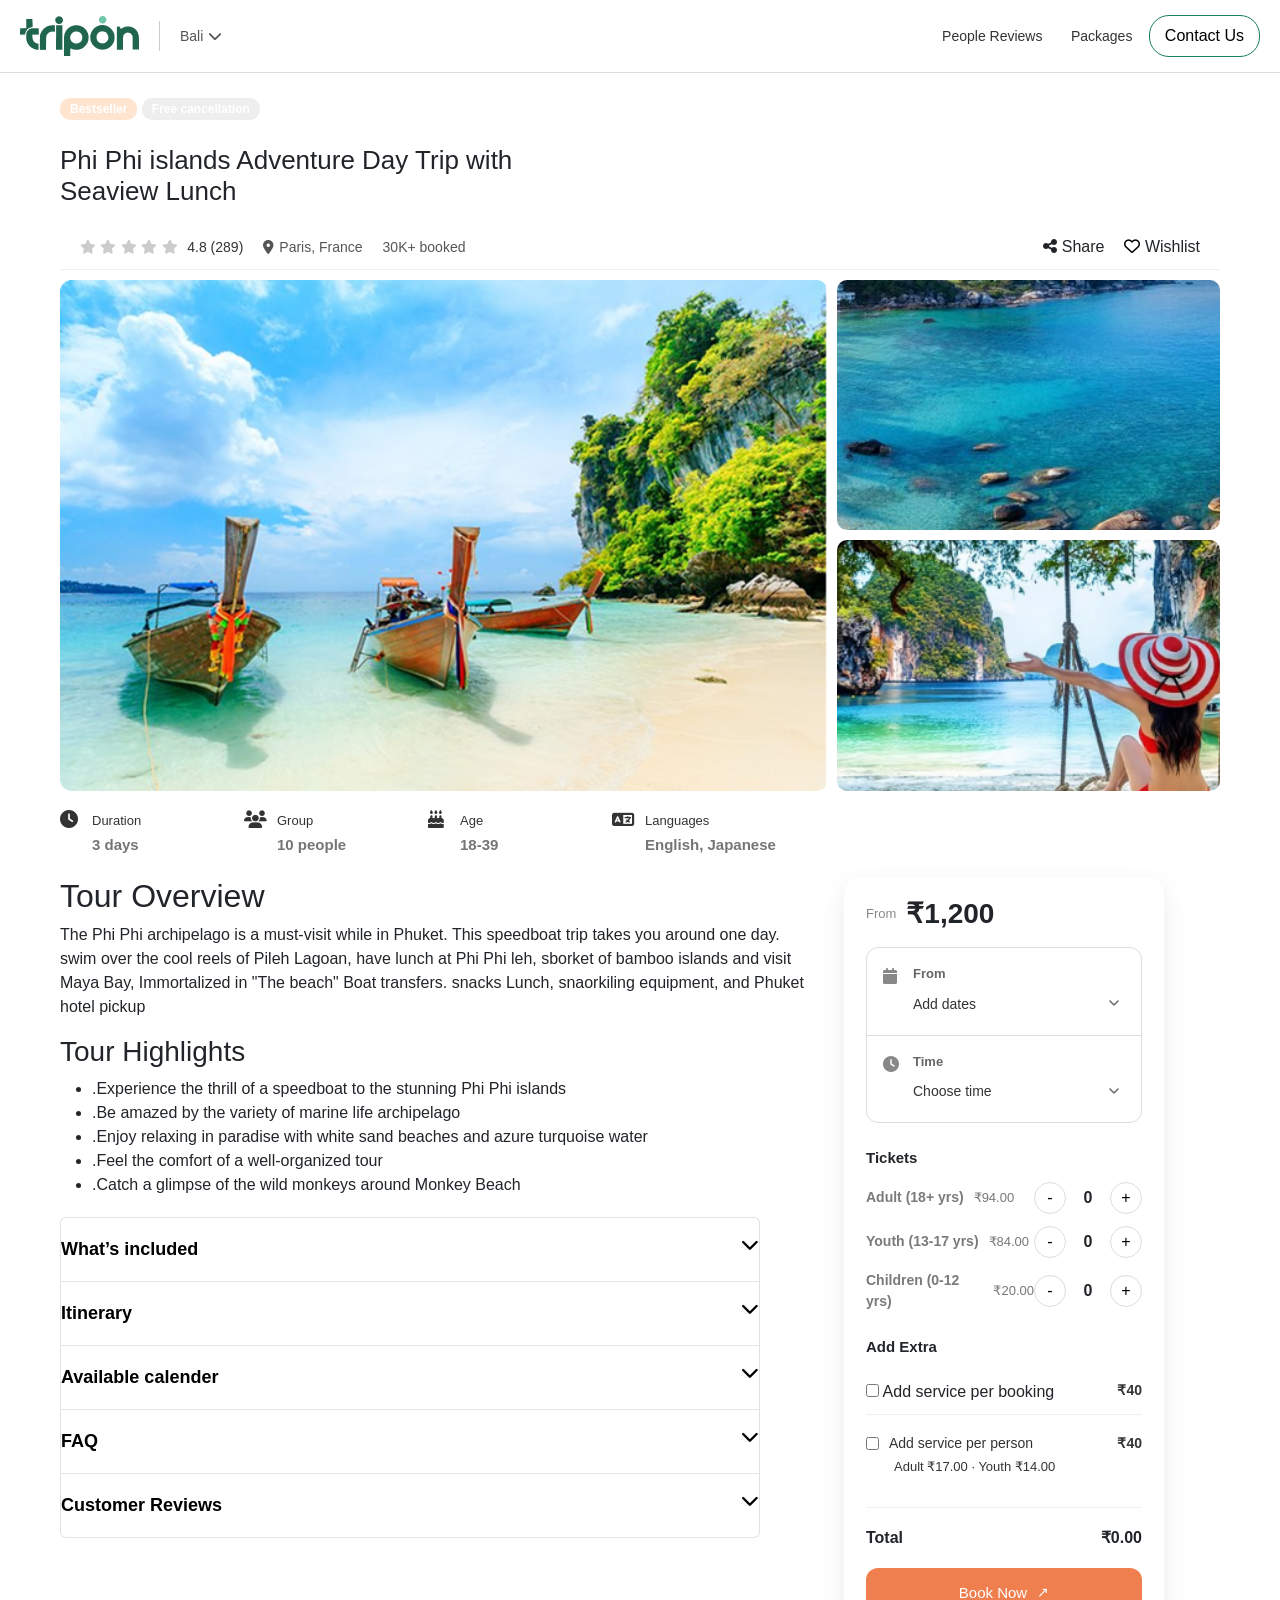
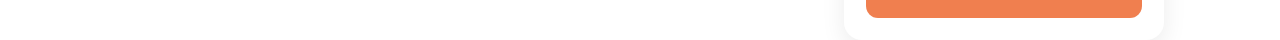
<file: Packages/package_details.html>
<!DOCTYPE html>
<html lang="en">

<head>
  <meta charset="UTF-8" />
  <meta name="viewport" content="width=device-width, initial-scale=1.0" />
  <meta name="description"
    content="View complete Tripon package details including itinerary highlights, ratings, trip duration, and booking information." />
  <meta name="keywords" content="trip details, travel package details, Tripon, Bali tours" />
  <meta name="author" content="Tripon" />
  <meta name="robots" content="index, follow" />
  <link rel="canonical" href="package_details.html" />

  <meta property="og:type" content="website" />
  <meta property="og:title" content="Tripon Package Details" />
  <meta property="og:description"
    content="Explore package highlights, photos, ratings, and what is included before booking your next adventure with Tripon." />
  <meta property="og:image" content="images/151.png" />
  <meta property="og:url" content="package_details.html" />
  <meta property="og:site_name" content="Tripon" />
  <meta property="og:locale" content="en_IN" />

  <meta name="twitter:card" content="summary_large_image" />
  <meta name="twitter:url" content="package_details.html" />
  <meta name="twitter:title" content="Tripon Package Details" />
  <meta name="twitter:description"
    content="Explore package highlights, photos, ratings, and what is included before booking your next adventure with Tripon." />
  <meta name="twitter:image" content="images/151.png" />
  <script type="application/ld+json">
    {
      "@context": "https://schema.org",
      "@type": "WebPage",
      "name": "Tripon Package Details",
      "url": "package_details.html",
      "description": "Detailed overview of Tripon travel packages including itinerary highlights, trip duration, and key inclusions.",
      "isPartOf": {
        "@type": "WebSite",
        "name": "Tripon"
      },
      "inLanguage": "en"
    }
  </script>
  <title>Tripon package details</title>

  <link rel="stylesheet" href="https://cdn.jsdelivr.net/npm/bootstrap@5.3.3/dist/css/bootstrap.min.css"
    integrity="sha384-QWTKZyjpPEjISv5WaRU9OFeRpok6YctnYmDr5pNlyT2bRjXh0JMhjY6hW+ALEwIH" crossorigin="anonymous" />
  <link rel="stylesheet" href="../style.css" />
  <link rel="stylesheet" href="https://cdnjs.cloudflare.com/ajax/libs/font-awesome/6.5.0/css/all.min.css">
</head>

<body>

  <!-- NAVBAR -->
  <header class="tripon-navbar">

    <div class="left-section">
      <img class="logo" src="images\vector.png" />

      <div class="divider"></div>

      <div class="location">
        <span>Bali</span>
        <i class="fa-solid fa-chevron-down"></i>
        <ul class="dropdown">
          <li>Thailand</li>
          <li>Maldives</li>
          <li>Dubai</li>
        </ul>
      </div>
    </div>

    <nav>
      <button class="tripon-nav-link" id="reviewsBtn">People Reviews</button>
      <button class="tripon-nav-link" id="packagesBtn">Packages</button>
      <button class="contact-btn" id="contactBtn">Contact Us</button>
    </nav>

  </header>

  <!--<header class="navbar">
  <div class="left-section">
    <img class="logo" src="images\vector.png" />

    <div class="divider"></div>

    <div class="location">
      Bali <span class="chevron">⌄</span>
    </div>
  </div>
</header> -->








  <div class="container">

    <!-- TITLE -->
    <div class="title-section">
      <span class="badge">Bestseller</span>
      <span class="badge light">Free cancellation</span>

      <h1>Phi Phi islands Adventure Day Trip with Seaview Lunch</h1>

      <div class="top-bar">

        <div class="left-section">
          <div class="rating" id="rating">
            <i class="fa-solid fa-star" data-value="1"></i>
            <i class="fa-solid fa-star" data-value="2"></i>
            <i class="fa-solid fa-star" data-value="3"></i>
            <i class="fa-solid fa-star" data-value="4"></i>
            <i class="fa-solid fa-star" data-value="5"></i>

            <span id="ratingText">4.8 (289)</span>
          </div>
          <div class="location">
            <i class="fa-solid fa-location-dot"></i>
            <span>Paris, France</span>
          </div>

          <div class="booked">30K+ booked</div>

        </div>


        <div class="right-section">


          <div class="icon-btn" id="shareBtn">
            <i class="fa-solid fa-share-nodes"></i>
            <span>Share</span>

          </div>

          <div class="icon-btn" id="wishlistBtn">
            <i class="fa-regular fa-heart"></i>
            <span>Wishlist</span>
          </div>


        </div>

      </div>


      <!-- IMAGES -->
      <div class="image-grid">
        <img class="main-img gallery-img" src="images/151.png" />

        <div class="side-images">
          <img class="gallery-img" src="images/frame_8.png" />
          <img class="gallery-img" src="images/frame_9.png" />
        </div>
      </div>


      <!-- LIGHTBOX -->
      <div class="lightbox" id="lightbox">
        <span class="close">&times;</span>
        <img class="lightbox-img" id="lightbox-img" />
        <button class="prev">&#10094;</button>
        <button class="next">&#10095;</button>
      </div>


      <!-- INFO -->
      <div class="info-row">
        <div class="info-item">
          <i class="fa-solid fa-clock"></i>
          <div>
            <div class="info-label">Duration</div>
            <div class="info-value">3 days</div>
          </div>
        </div>
        <div class="info-item">
          <i class="fa-solid fa-users"></i>
          <div>
            <div class="info-label">Group</div>
            <div class="info-value">10 people</div>
          </div>
        </div>
        <div class="info-item">
          <i class="fa-solid fa-cake-candles"></i>
          <div>
            <div class="info-label">Age</div>
            <div class="info-value">18-39</div>
          </div>
        </div>
        <div class="info-item">
          <i class="fa-solid fa-language"></i>
          <div>
            <div class="info-label">Languages</div>
            <div class="info-value">English, Japanese</div>
          </div>
        </div>
      </div>


      <!-- MAIN CONTENT -->
      <div class="content">

        <!-- LEFT -->
        <div class="left">

          <h2>Tour Overview</h2>
          <p>
            The Phi Phi archipelago is a must-visit while in Phuket.
            This speedboat trip takes you around one day.<br>
            swim over the cool reels of Pileh Lagoan, have lunch at Phi Phi leh, sborket of bamboo islands and visit<br>
            Maya Bay, Immortalized in "The beach" Boat transfers. snacks Lunch, snaorkiling equipment, and Phuket hotel
            pickup<br>

          </p>

          <h3>Tour Highlights</h3>
          <ul>
            <li>.Experience the thrill of a speedboat to the stunning Phi Phi islands</li>
            <li>.Be amazed by the variety of marine life archipelago</li>
            <li>.Enjoy relaxing in paradise with white sand beaches and azure turquoise water</li>
            <li>.Feel the comfort of a well-organized tour</li>
            <li>.Catch a glimpse of the wild monkeys around Monkey Beach</li>
          </ul>


          <!-- ACCORDION -->
          <div class="accordion">

            <div class="accordion-item">
              <button class="accordion-header">
                <span>What’s included</span>
                <i class="fa-solid fa-chevron-down"></i>
              </button>
              <div class="accordion-content">
                <ul>
                  <li>Speedboat transfers</li>
                  <li>Buffet lunch</li>
                  <li>Snorkeling equipment</li>
                  <li>Hotel pickup & drop</li>
                </ul>
              </div>
            </div>

            <div class="accordion-item">
              <button class="accordion-header">
                <span>Itinerary</span>
                <i class="fa-solid fa-chevron-down"></i>

              </button>
              <div class="accordion-content">
                <p>Visit Maya Bay, Monkey Beach, Bamboo Island</p>
              </div>
            </div>

            <div class="accordion-item">
              <button class="accordion-header">
                <span>Available calender</span>
                <i class="fa-solid fa-chevron-down"></i>

              </button>
              <div class="accordion-content">
                <p>Available all days</p>
              </div>
            </div>

            <div class="accordion-item">
              <button class="accordion-header">
                <span>FAQ</span>
                <i class="fa-solid fa-chevron-down"></i>
              </button>
              <div class="accordion-content">
                <p>Common questions answered</p>
              </div>
            </div>


            <div class="accordion-item">
              <button class="accordion-header">
                <span>Customer Reviews</span>
                <i class="fa-solid fa-chevron-down"></i>
              </button>
              <div class="accordion-content">
                <p>Our customers love this tour for its well-planned itinerary, comfortable stay, and friendly guides.
                  Many travelers highlight the smooth experience and memorable moments throughout the trip.</p>
              </div>
            </div>

          </div>

        </div>


        <!-- RIGHT -->
        <div class="right">
          <div class="booking-card">
            <div class="booking-top">
              <span class="price-label">From</span>
              <span class="price-value">₹1,200</span>
            </div>

            <div class="booking-box">
              <div class="input-box">
                <i class="fa-solid fa-calendar"></i>
                <div>
                  <label for="date">From</label>
                  <select id="date">
                    <option selected>Add dates</option>
                    <option>June 18</option>
                    <option>June 19</option>
                  </select>
                </div>
              </div>
              <div class="input-box">
                <i class="fa-solid fa-clock"></i>
                <div>
                  <label for="time">Time</label>
                  <select id="time">
                    <option selected>Choose time</option>
                    <option>08:00 AM</option>
                    <option>10:00 AM</option>
                  </select>
                </div>
              </div>
            </div>

            <div class="section-title">Tickets</div>

            <div class="ticket-row">
              <div class="ticket-info">
                <span class="ticket-label">Adult (18+ yrs)</span>
                <span class="ticket-price">₹94.00</span>
              </div>
              <div class="ticket-counter">
                <button class="minus">-</button>
                <span class="count">0</span>
                <button class="plus">+</button>
              </div>
            </div>

            <div class="ticket-row">
              <div class="ticket-info">
                <span class="ticket-label">Youth (13-17 yrs)</span>
                <span class="ticket-price">₹84.00</span>
              </div>
              <div class="ticket-counter">
                <button class="minus">-</button>
                <span class="count">0</span>
                <button class="plus">+</button>
              </div>
            </div>

            <div class="ticket-row">
              <div class="ticket-info">
                <span class="ticket-label">Children (0-12 yrs)</span>
                <span class="ticket-price">₹20.00</span>
              </div>
              <div class="ticket-counter">
                <button class="minus">-</button>
                <span class="count">0</span>
                <button class="plus">+</button>
              </div>
            </div>

            <div class="section-title">Add Extra</div>

            <label class="checkbox-row">
              <div>
                <input type="checkbox" class="extra" value="40" />
                Add service per booking
              </div>
              <strong>₹40</strong>
            </label>

            <label class="checkbox-row">
              <div class="checkbox-text">
                <div class="checkbox-main">
                  <input type="checkbox" class="extra" value="17" />
                  Add service per person
                </div>
                <div class="checkbox-subtext">Adult ₹17.00 · Youth ₹14.00</div>
              </div>
              <strong>₹40</strong>
            </label>

            <div class="total">
              <span>Total</span>
              <span id="totalPrice">₹0.00</span>
            </div>

            <button class="book-btn">Book Now <span class="book-arrow">↗</span></button>
          </div>
        </div>

      </div>

    </div>

    <div class="modal-overlay" id="reviewsModal">
      <div class="modal">
        <button class="modal-close" type="button">&times;</button>
        <h2>People Reviews</h2>
        <p class="modal-subtitle">Travelers rated this trip 4.8/5 based on 289 reviews.</p>
        <div class="modal-grid">
          <article class="review-card">
            <div class="review-card-top">
              <strong>Sophia R.</strong>
              <span class="review-rating">★★★★★</span>
            </div>
            <p>A fantastic tour with stunning views and a smooth schedule. The guide was friendly, and the lunch was
              delicious.</p>
          </article>
          <article class="review-card">
            <div class="review-card-top">
              <strong>Amir K.</strong>
              <span class="review-rating">★★★★☆</span>
            </div>
            <p>Very well organized and a great day trip. We loved the snorkeling spots and the boat ride.</p>
          </article>
          <article class="review-card">
            <div class="review-card-top">
              <strong>Leah M.</strong>
              <span class="review-rating">★★★★★</span>
            </div>
            <p>Perfect mix of relaxation and adventure. Pickup was easy and the guide explained everything clearly.</p>
          </article>
        </div>
      </div>
    </div>

    <div class="modal-overlay" id="packagesModal">
      <div class="modal">
        <button class="modal-close" type="button">&times;</button>
        <h2>Related Packages</h2>
        <p class="modal-subtitle">Choose another trip option from our curated package list.</p>
        <div class="modal-grid">
          <article class="package-card">
            <img src="images/frame_8.png" alt="Island Explorer" />
            <div class="package-card-body">
              <h3>Island Explorer</h3>
              <span>4 days · From Paris</span>
              <span class="package-price">₹1,450</span>
              <button>View Package</button>
            </div>
          </article>
          <article class="package-card">
            <img src="images/frame_9.png" alt="Sunset Cruise" />
            <div class="package-card-body">
              <h3>Sunset Cruise</h3>
              <span>Half day · From Paris</span>
              <span class="package-price">₹980</span>
              <button>View Package</button>
            </div>
          </article>
          <article class="package-card">
            <img src="images/151.png" alt="Adventure Day Trip" />
            <div class="package-card-body">
              <h3>Adventure Day Trip</h3>
              <span>1 day · From Paris</span>
              <span class="package-price">₹1,200</span>
              <button>View Package</button>
            </div>
          </article>
        </div>
      </div>
    </div>

    <div class="modal-overlay" id="contactModal">
      <div class="modal">
        <button class="modal-close" type="button">&times;</button>
        <h2>Contact Us</h2>
        <form id="contactForm">
          <div class="modal-field">
            <label for="name">Full Name</label>
            <input id="name" type="text" placeholder="Your name" required />
          </div>
          <div class="modal-field">
            <label for="email">Email</label>
            <input id="email" type="email" placeholder="you@example.com" required />
          </div>
          <div class="modal-field">
            <label for="message">Message</label>
            <textarea id="message" placeholder="Tell us what you need" required></textarea>
          </div>
          <button class="modal-submit" type="submit">Send Message</button>
        </form>
      </div>
    </div>
</body>
<script src="https://cdn.jsdelivr.net/npm/bootstrap@5.3.3/dist/js/bootstrap.bundle.min.js"
  integrity="sha384-YvpcrYf0tY3lHB60NNkmXc5s9fDVZLESaAA55NDzOxhy9GkcIdslK1eN7N6jIeHz" crossorigin="anonymous"></script>
<script src="../script.js"></script>

</html>
</file>
<file: style.css>
body {
  font-family: Arial, sans-serif;
  margin: 0;
  background: #ffffff;


}

/* Navbar */

.tripon-navbar {
  display: flex;
  justify-content: space-between;
  align-items: center;

  max-width: 1300px;
  margin: 0 auto;

  padding: 15px 20px;
  background: white;
  border-bottom: 1px solid #ddd;
}

/*.navbar {
  display: flex;
  justify-content: space-between;
  padding: 15px 40px;
  background: white;
  border-bottom: 1px solid #ddd;
} */

.logo {
  font-weight: bold;
  font-size: 22px;
  color: #1a7f5a;
}

.divider {
  width: 1px;
  height: 30px;
  background-color: #ccc;
}

/* bali text */
.location {
  font-size: 16px;
  color: #666;
  display: flex;
  align-items: center;
  gap: 5px;
  cursor: pointer;

  /* ADD THIS */
  position: relative;
}

/* chevron */
.chevron {
  font-size: 12px;
  transition: 0.3s;
}

/*  DROPDOWN */
.dropdown {
  position: absolute;
  top: 35px;
  left: 0;
  background: #fff;
  list-style: none;
  padding: 10px 0;
  margin: 0;
  width: 150px;
  border-radius: 6px;
  box-shadow: 0 5px 15px rgba(0, 0, 0, 0.1);
  display: none;
}

.dropdown li {
  padding: 10px 15px;
  cursor: pointer;
}

.dropdown li:hover {
  background: #f5f5f5;
}

/* show dropdown */
.location.active .dropdown {
  display: block;
}

/* rotate chevron */
.location.active .chevron {
  transform: rotate(180deg);
}

nav a {
  margin: 0 15px;
  text-decoration: none;
  color: #333;
}

.contact-btn {
  padding: 8px 15px;
  border: 1px solid #1a7f5a;
  background: none;
  border-radius: 20px;
  cursor: pointer;
}

.tripon-nav-link {
  border: none;
  background: none;
  color: #333;
  font-size: 14px;
  padding: 8px 12px;
  border-radius: 20px;
  cursor: pointer;
  transition: background 0.2s ease;
}

.tripon-nav-link:hover,
.contact-btn:hover {
  background: #f0f5f0;
}

.modal-overlay {
  display: none;
  position: fixed;
  inset: 0;
  background: rgba(0, 0, 0, 0.5);
  justify-content: center;
  align-items: center;
  padding: 24px;
  z-index: 1000;
}

.modal-overlay.active {
  display: flex;
}

.modal {
  width: min(100%, 760px);
  max-width: 760px;
  background: #fff;
  border-radius: 24px;
  padding: 28px;
  position: relative;
  max-height: calc(100vh - 80px);
  overflow-y: auto;
  box-sizing: border-box;
  box-shadow: 0 24px 60px rgba(0, 0, 0, 0.18);
}

.modal-field input,
.modal-field textarea {
  width: 100%;
  box-sizing: border-box;
  border: 1px solid #ddd;
  border-radius: 14px;
  padding: 12px 14px;
  font-size: 14px;
  color: #333;
}

.modal-close {
  position: absolute;
  top: 18px;
  right: 18px;
  border: none;
  background: none;
  font-size: 28px;
  color: #666;
  cursor: pointer;
}

.modal h2 {
  margin-top: 0;
  margin-bottom: 10px;
  font-size: 24px;
}

.modal-subtitle {
  margin: 0 0 20px;
  color: #555;
  font-size: 14px;
}

.modal-grid {
  display: grid;
  grid-template-columns: repeat(auto-fit, minmax(220px, 1fr));
  gap: 18px;
}

.review-card,
.package-card {
  background: #f8fbf7;
  border-radius: 18px;
  padding: 18px;
  border: 1px solid #eef3ec;
}

.review-card-top,
.review-card-body {
  display: flex;
  justify-content: space-between;
  gap: 10px;
  align-items: center;
}

.review-card p {
  margin: 12px 0 0;
  color: #4f4f4f;
  line-height: 1.7;
  font-size: 14px;
}

.review-rating {
  color: #f5a623;
}

.package-card img {
  width: 100%;
  height: 150px;
  object-fit: cover;
  border-radius: 16px;
}

.package-card-body {
  display: flex;
  flex-direction: column;
  gap: 8px;
  margin-top: 10px;
}

.package-card h3 {
  margin: 0;
  font-size: 18px;
}

.package-card span {
  color: #555;
  font-size: 13px;
}

.package-price {
  font-weight: 700;
  color: #1a7f5a;
}

.package-card button {
  margin-top: 10px;
  padding: 12px 14px;
  border: none;
  border-radius: 14px;
  background: #1a7f5a;
  color: #fff;
  cursor: pointer;
  font-weight: 700;
}

.modal-field {
  display: flex;
  flex-direction: column;
  gap: 8px;
  margin-bottom: 16px;
}

.modal-field label {
  color: #444;
  font-size: 14px;
}

.modal-field input,
.modal-field textarea {
  width: 100%;
  border: 1px solid #ddd;
  border-radius: 14px;
  padding: 12px 14px;
  font-size: 14px;
  color: #333;
}

.modal-field textarea {
  min-height: 110px;
  resize: vertical;
}

.modal-submit {
  width: 100%;
  padding: 14px;
  background: #1a7f5a;
  color: #fff;
  border: none;
  border-radius: 14px;
  cursor: pointer;
  font-size: 15px;
  font-weight: 700;
}

.container {
  max-width: 1200px;
  margin: 0 auto;
  padding: 0 20px;
  background: #ffffff;
}



/* Container */
/*.container {

  margin: 5px;
  margin-left: 110px;
  margin-right: 90px;


}

/* Title */
.badge {
  background: #ffe5d0;
  padding: 5px 10px;
  border-radius: 10px;
  font-size: 12px;
  margin-top: 5px;
}

.badge.light {
  background: #eee;
}

.title-section {
  margin-top: 20px;
}

h1 {
  font-size: 26px;
  width: 550px;
  height: 84px;
  margin-top: 25px;
}


.top-bar {
  display: flex;
  justify-content: space-between;
  align-items: center;
  padding: 10px 20px;
  margin-top: -12px;
  border-bottom: 1px solid #eee;
}

/* LEFT SIDE */
.left-section {
  display: flex;
  align-items: center;
  gap: 20px;
}

.rating i {
  color: #ccc;
  font-size: 14px;
  cursor: pointer;
  transition: 0.25
}

.rating i.active {
  color: #f5a623;
}


.rating i :hover {
  transform: scale(1.2);
}


.rating span {
  margin-left: 5px;
  color: #333;
  font-size: 14px;
}

.location,
.booked {
  display: flex;
  align-items: center;
  gap: 5px;
  color: #555;
  font-size: 14px;
}

/* RIGHT SIDE */
.right-section {
  display: flex;
  align-items: center;
  gap: 20px;
}

.action {
  display: flex;
  align-items: center;
  gap: 6px;
  cursor: pointer;
  color: #333;
  font-size: 14px;
}

.action i {
  font-size: 14px;
}

/* Hover effect */
.action:hover {
  color: #000;
}

/* Images */
.image-grid {
  display: grid;
  grid-template-columns: 2fr 1fr;
  gap: 10px;
  margin: 10px 0 0;
}

.main-img {
  width: 100%;
  height: 100%;
  border-radius: 10px;
  object-fit: cover;
}

.side-images {
  display: grid;
  grid-template-rows: 1fr 1fr;
  gap: 10px;

}

.side-images img {
  width: 100%;
  height: 100%;
  border-radius: 10px;
  object-fit: cover;
}

.main-img:hover {
  transform: scale(1.08);
}


.side-images img:hover {
  transform: scale(1.08);
}

.lightbox {
  display: none;
  position: fixed;
  top: 0;
  left: 0;
  width: 100%;
  height: 100%;
  background: rgba(0, 0, 0, 0.8);
  justify-content: center;
  align-items: center;
  z-index: 999;
}

.lightbox-img {
  width: 70%;
  max-width: 800px;
  border-radius: 10px;
}

/* Close button */
.close {
  position: absolute;
  top: 20px;
  right: 30px;
  font-size: 30px;
  color: white;
  cursor: pointer;
}

/* Arrows */
.prev,
.next {
  position: absolute;
  top: 50%;
  transform: translateY(-50%);
  font-size: 30px;
  background: none;
  border: none;
  color: white;
  cursor: pointer;
}

.prev {
  left: 20px;
}

.next {
  right: 20px;
}


/* Info Row */
.info-row {
  display: flex;
  flex-wrap: wrap;
  gap: 24px;
  margin: 20px 0;
}

.info-item {
  display: flex;
  align-items: flex-start;
  gap: 10px;
  min-width: 160px;
  color: #333;
}

.info-item i {
  font-size: 18px;
  color: #333;
  min-width: 22px;
  line-height: 1;
}

.info-label {
  font-size: 13px;
  color: #333;
  margin-bottom: 4px;
}

.info-value {
  font-size: 15px;
  font-weight: 700;
  color: #757575;
}

/* Content */
.content {
  display: flex;
  gap: 30px;
}

.left {
  width: 65%;
}



/* Accordion */
.accordion {
  width: 100%;
  max-width: 700px;
  margin-top: 20px;
  font-family: sans-serif;
}

.accordion-item {
  border-bottom: 1px solid #e5e5e5;
}


/* Arrow */

.accordion-header {
  width: 100%;
  background: none;
  border: none;
  outline: none;
  padding: 18px 0;
  font-size: 18px;
  font-weight: 600;
  text-align: left;
  display: flex;
  justify-content: space-between;
  cursor: pointer;
}

.accordion-header:hover {
  color: #ff7a45;
}

/* Arrow */
.arrow {
  font-size: 14px;
}

.accordion-content {
  max-height: 0;
  overflow: hidden;
  transition: all 0.3s ease;
  color: #555;
  font-size: 14px;
}

.accordion-content ul {
  padding-left: 20px;
  margin-bottom: 15px;
}

.accordion-item.active .accordion-content {
  max-height: 200px;
}

.accordion-item.active .icon {
  transform: rotate(45deg);
  /* + becomes × */
}

.content-box {
  display: none;
  padding: 10px;
  background: #fafafa;
}




.booking-card {
  position: sticky;
  top: 20px;
  z-index: 1;
  width: 100%;
  max-width: 320px;
  background: #fff;
  padding: 22px;
  border-radius: 18px;
  box-shadow: 0 8px 24px rgba(0, 0, 0, 0.08);
}

.booking-top {
  display: inline-flex;
  justify-content: flex-start;
  align-items: center;
  gap: 10px;
  margin-bottom: 18px;
}

.price-label {
  color: #888;
  font-size: 13px;
  line-height: 1.2;
}

.price-value {
  font-size: 28px;
  font-weight: 700;
  line-height: 1.1;
}

.booking-box {
  border: 1px solid #ddd;
  border-radius: 12px;
  background: #fff;
  margin-bottom: 16px;
  overflow: hidden;
}

.input-box {
  display: flex;
  align-items: flex-start;
  gap: 12px;
  padding: 16px;
  margin: 0;
  border-bottom: 1px solid #ddd;
}

.input-box:last-child {
  border-bottom: none;
}

.input-box i {
  font-size: 16px;
  color: #888;
  margin-top: 4px;
  min-width: 18px;
}

.input-box>div {
  flex: 1;
  display: flex;
  flex-direction: column;
  gap: 4px;
}

.input-box label {
  display: block;
  margin-bottom: 0;
  font-size: 13px;
  color: #666;
  font-weight: 600;
}

select {
  width: 100%;
  padding: 6px 0 4px;
  padding-right: 24px;
  border: none;
  border-radius: 0;
  background: transparent;
  font-size: 14px;
  color: #333;
  appearance: none;
  -webkit-appearance: none;
  -moz-appearance: none;
  background-image: url("data:image/svg+xml,%3Csvg viewBox='0 0 10 6' xmlns='http://www.w3.org/2000/svg'%3E%3Cpath d='M1 1l4 4 4-4' stroke='%23666' stroke-width='1.5' fill='none' stroke-linecap='round' stroke-linejoin='round'/%3E%3C/svg%3E");
  background-repeat: no-repeat;
  background-position: right 6px center;
  background-size: 10px 6px;
}

select:focus {
  outline: none;
}

.section-title {
  font-weight: 700;
  margin: 24px 0 12px;
  font-size: 15px;
}

.checkbox-row {
  display: flex;
  justify-content: space-between;
  align-items: flex-start;
  gap: 10px;
  margin: 8px 0;
  padding: 10px 0;
  border-bottom: 1px solid #f0f0f0;
}

.checkbox-row:last-of-type {
  border-bottom: none;
}

.checkbox-text {
  display: flex;
  flex-direction: column;
  gap: 4px;
  min-width: 0;
  flex: 1;
}

.checkbox-main {
  display: flex;
  align-items: center;
  gap: 10px;
  font-size: 14px;
  color: #333;
}



.checkbox-main input {
  margin: 0;
}

.checkbox-subtext {
  font-size: 13px;
  color: #333;
  line-height: 1.4;
  margin-left: 28px;
}

.checkbox-row strong {
  font-size: 14px;
  font-weight: 700;
  color: #333;
}

.book-btn {
  width: 100%;
  padding: 14px;
  background: #f07f4f;
  color: white;
  border: none;
  border-radius: 12px;
  margin-top: 18px;
  cursor: pointer;
  font-size: 15px;
  display: inline-flex;
  align-items: center;
  justify-content: center;
  gap: 10px;
}

.book-arrow {
  font-size: 25px;
}

.ticket-row {
  display: flex;
  justify-content: space-between;
  align-items: center;
  margin: 12px 0;
}

.ticket-info {
  display: flex;
  align-items: center;
  gap: 10px;
}

.ticket-label {
  font-weight: 600;
  font-size: 14px;
  color: #7c7979;
}

.ticket-price {
  color: #777;
  font-size: 13px;
}

.ticket-counter {
  display: flex;
  align-items: center;
  gap: 10px;
}

.ticket-row button {
  width: 32px;
  height: 32px;
  border: 1px solid #ddd;
  background: #fff;
  border-radius: 50%;
  cursor: pointer;
  display: inline-flex;
  align-items: center;
  justify-content: center;
  font-size: 16px;
  padding: 0;
}

.count {
  min-width: 24px;
  text-align: center;
  font-weight: 600;
}

.total {
  display: flex;
  justify-content: space-between;
  align-items: center;
  margin-top: 20px;
  padding-top: 18px;
  border-top: 1px solid #f0f0f0;
  font-weight: 700;
}

.book-btn {
  width: 100%;
  padding: 14px;
  background: #f07f4f;
  color: white;
  border: none;
  border-radius: 12px;
  margin-top: 18px;
  cursor: pointer;
  font-size: 15px;
  display: inline-flex;
  align-items: center;
  justify-content: center;
  gap: 10px;
}

.book-arrow {
  font-size: 14px;
}

.extras label {
  display: block;
  margin: 5px 0;
}
</file>
